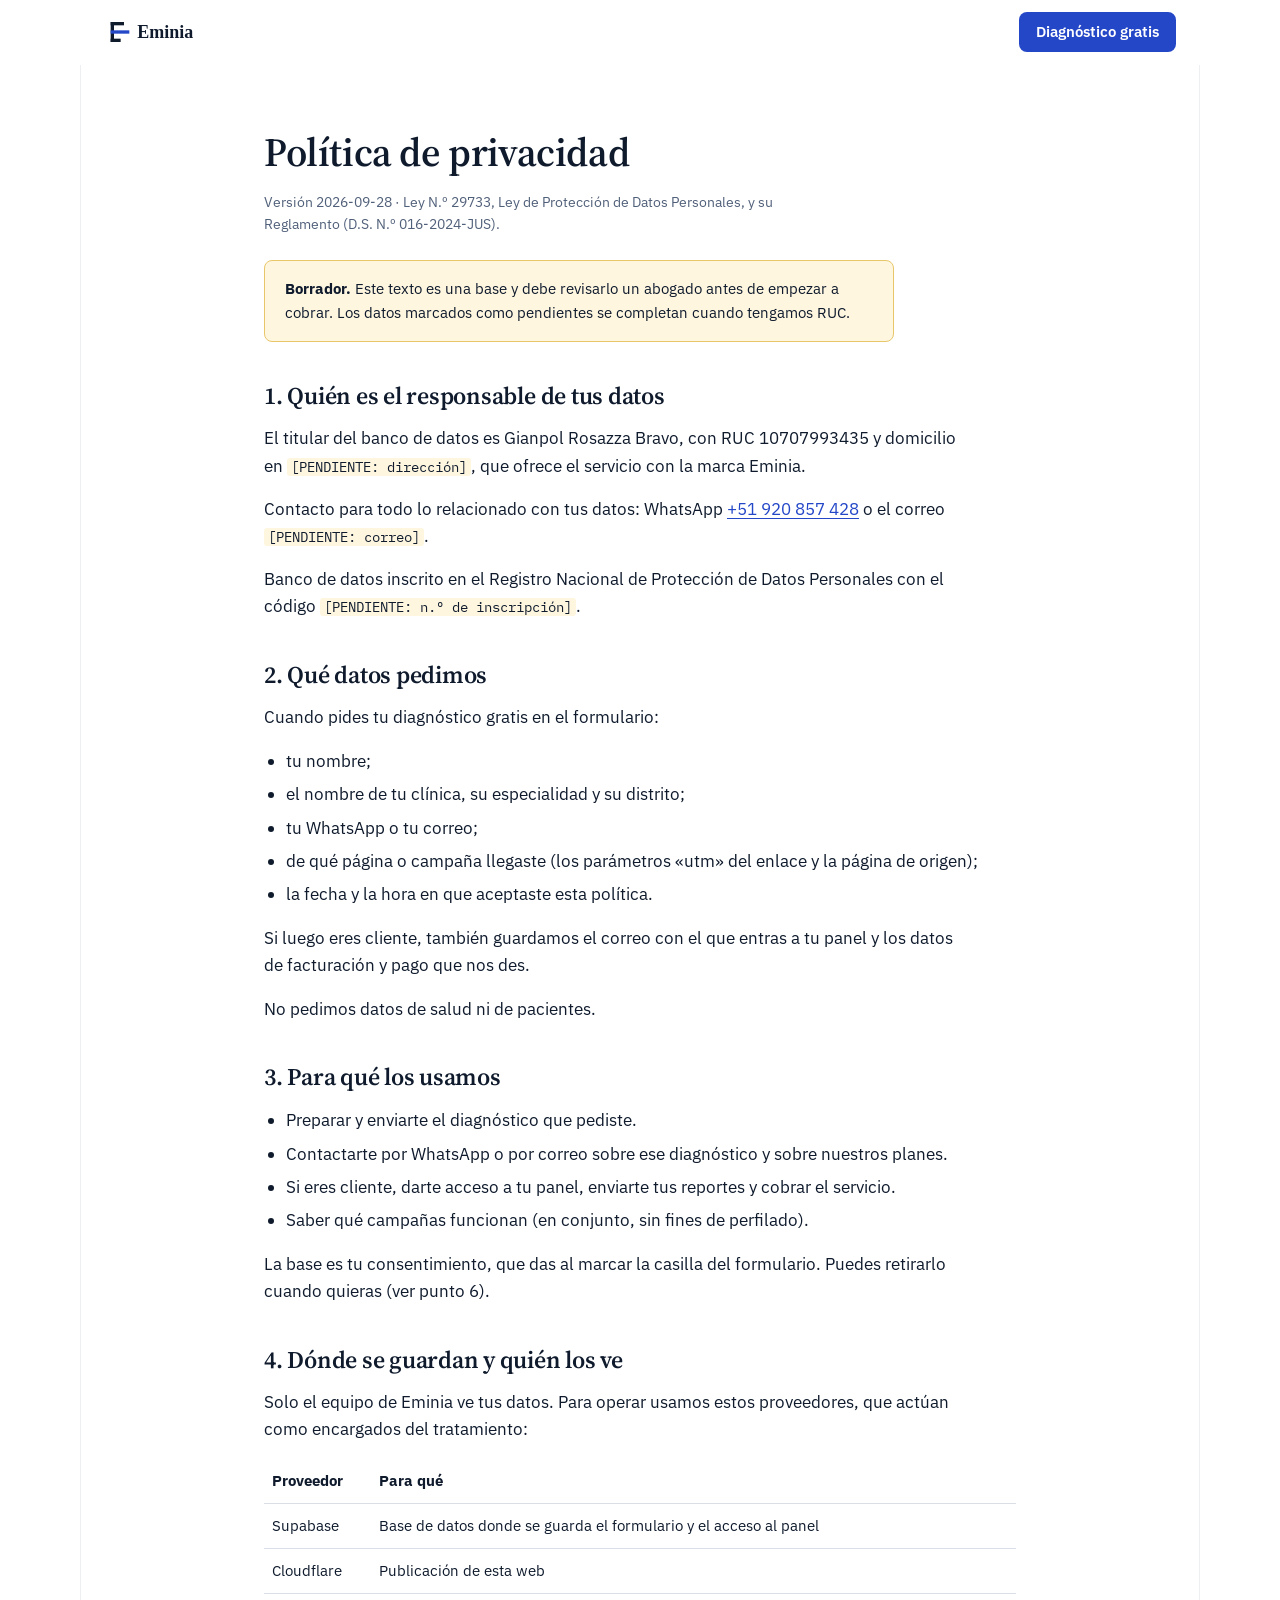
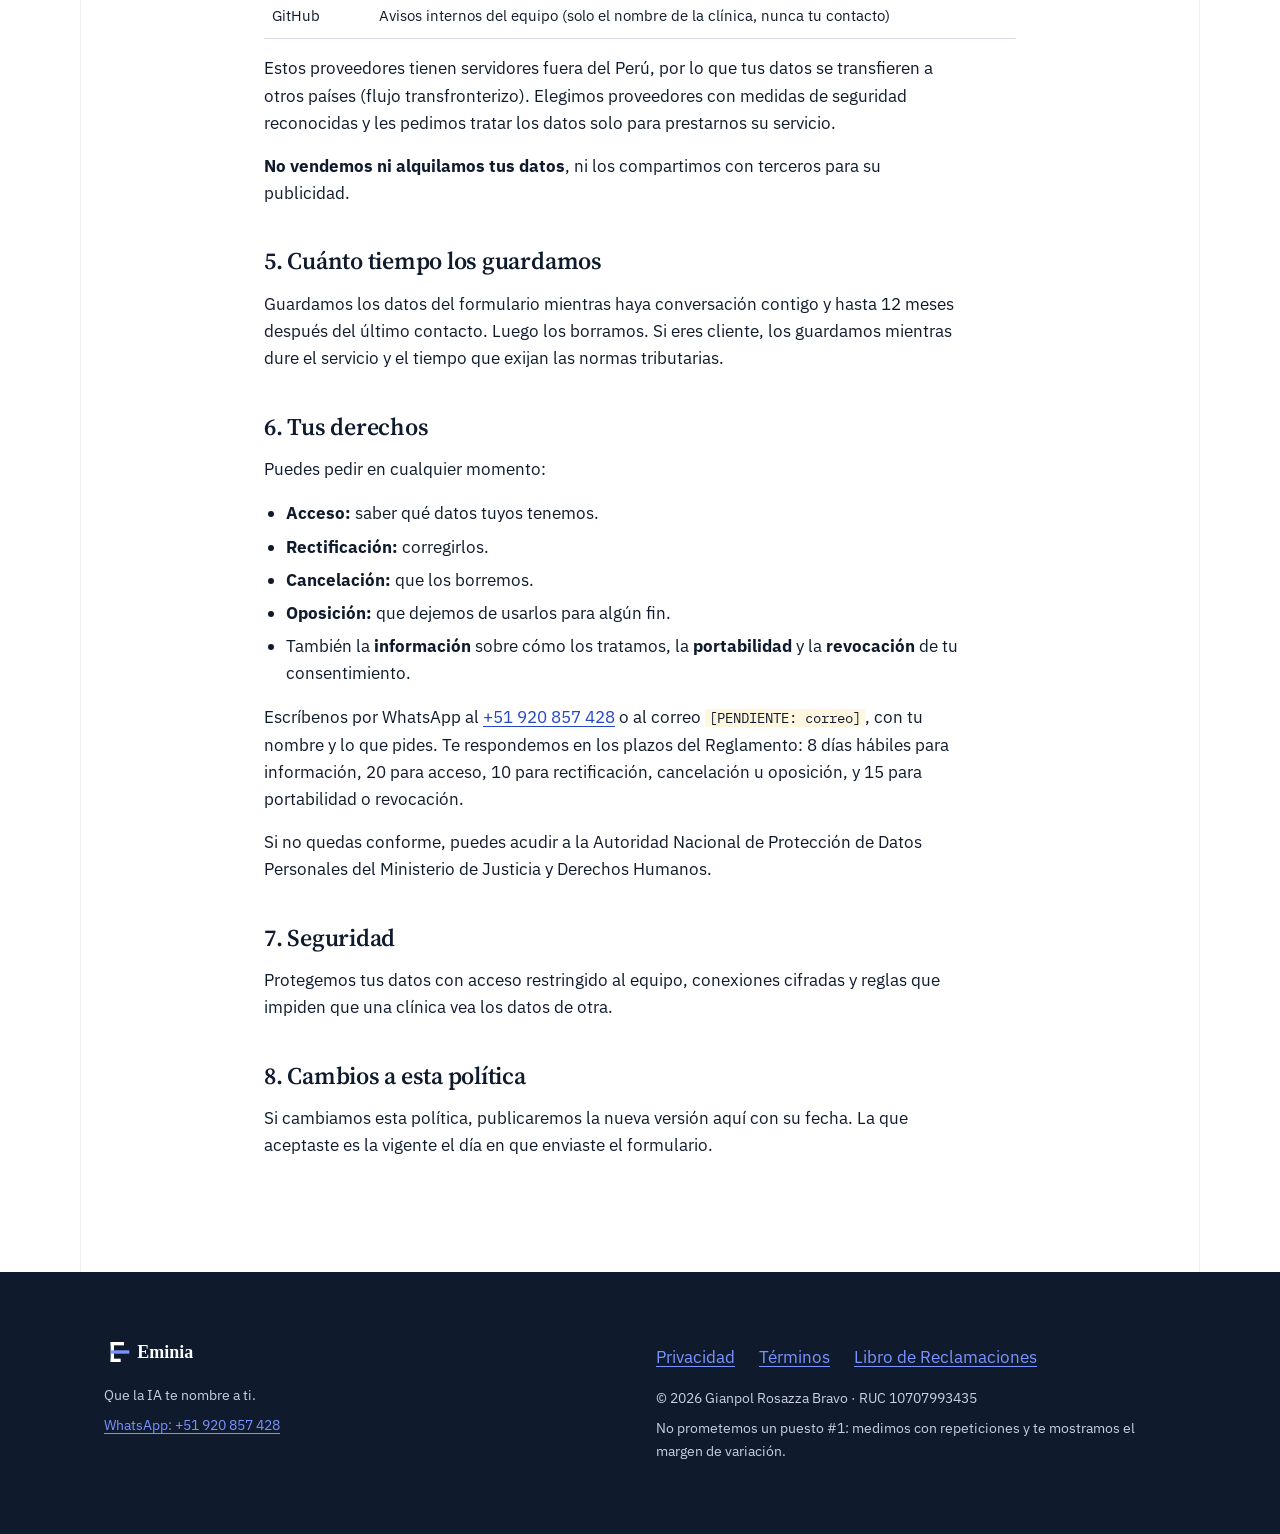
<file: web/privacidad.html>
<!doctype html>
<html lang="es-PE">
<head>
  <meta charset="utf-8">
  <meta name="viewport" content="width=device-width, initial-scale=1">
  <title>Política de privacidad · Eminia</title>
  <meta name="robots" content="noindex">
  <link rel="icon" type="image/svg+xml" href="marca/simbolo.svg">
  <link rel="stylesheet" href="landing.css">
</head>
<body>
  <header class="encabezado">
    <div class="envoltura">
      <a class="logo" href="./" aria-label="Eminia, ir al inicio"><img src="marca/logo.svg" alt="Eminia" width="160" height="32"></a>
      <nav aria-label="Principal"><a class="boton principal" href="./#pedir">Diagnóstico gratis</a></nav>
    </div>
  </header>

  <main class="legal">
    <div class="envoltura">
      <h1>Política de privacidad</h1>
      <p class="nota">Versión 2026-09-28 · Ley N.º 29733, Ley de Protección de Datos Personales, y su Reglamento (D.S. N.º 016-2024-JUS).</p>
      <p class="borrador"><strong>Borrador.</strong> Este texto es una base y debe revisarlo un abogado antes de empezar a cobrar. Los datos marcados como pendientes se completan cuando tengamos RUC.</p>

      <h2>1. Quién es el responsable de tus datos</h2>
      <p>El titular del banco de datos es Gianpol Rosazza Bravo, con RUC 10707993435 y domicilio en <span class="pendiente">[PENDIENTE: dirección]</span>, que ofrece el servicio con la marca Eminia.</p>
      <p>Contacto para todo lo relacionado con tus datos: WhatsApp <a href="https://wa.me/51920857428">+51 920 857 428</a> o el correo <span class="pendiente">[PENDIENTE: correo]</span>.</p>
      <p>Banco de datos inscrito en el Registro Nacional de Protección de Datos Personales con el código <span class="pendiente">[PENDIENTE: n.º de inscripción]</span>.</p>

      <h2>2. Qué datos pedimos</h2>
      <p>Cuando pides tu diagnóstico gratis en el formulario:</p>
      <ul>
        <li>tu nombre;</li>
        <li>el nombre de tu clínica, su especialidad y su distrito;</li>
        <li>tu WhatsApp o tu correo;</li>
        <li>de qué página o campaña llegaste (los parámetros «utm» del enlace y la página de origen);</li>
        <li>la fecha y la hora en que aceptaste esta política.</li>
      </ul>
      <p>Si luego eres cliente, también guardamos el correo con el que entras a tu panel y los datos de facturación y pago que nos des.</p>
      <p>No pedimos datos de salud ni de pacientes.</p>

      <h2>3. Para qué los usamos</h2>
      <ul>
        <li>Preparar y enviarte el diagnóstico que pediste.</li>
        <li>Contactarte por WhatsApp o por correo sobre ese diagnóstico y sobre nuestros planes.</li>
        <li>Si eres cliente, darte acceso a tu panel, enviarte tus reportes y cobrar el servicio.</li>
        <li>Saber qué campañas funcionan (en conjunto, sin fines de perfilado).</li>
      </ul>
      <p>La base es tu consentimiento, que das al marcar la casilla del formulario. Puedes retirarlo cuando quieras (ver punto 6).</p>

      <h2>4. Dónde se guardan y quién los ve</h2>
      <p>Solo el equipo de Eminia ve tus datos. Para operar usamos estos proveedores, que actúan como encargados del tratamiento:</p>
      <table>
        <thead><tr><th>Proveedor</th><th>Para qué</th></tr></thead>
        <tbody>
          <tr><td>Supabase</td><td>Base de datos donde se guarda el formulario y el acceso al panel</td></tr>
          <tr><td>Cloudflare</td><td>Publicación de esta web</td></tr>
          <tr><td>GitHub</td><td>Avisos internos del equipo (solo el nombre de la clínica, nunca tu contacto)</td></tr>
        </tbody>
      </table>
      <p>Estos proveedores tienen servidores fuera del Perú, por lo que tus datos se transfieren a otros países (flujo transfronterizo). Elegimos proveedores con medidas de seguridad reconocidas y les pedimos tratar los datos solo para prestarnos su servicio.</p>
      <p><strong>No vendemos ni alquilamos tus datos</strong>, ni los compartimos con terceros para su publicidad.</p>

      <h2>5. Cuánto tiempo los guardamos</h2>
      <p>Guardamos los datos del formulario mientras haya conversación contigo y hasta 12 meses después del último contacto. Luego los borramos. Si eres cliente, los guardamos mientras dure el servicio y el tiempo que exijan las normas tributarias.</p>

      <h2>6. Tus derechos</h2>
      <p>Puedes pedir en cualquier momento:</p>
      <ul>
        <li><strong>Acceso:</strong> saber qué datos tuyos tenemos.</li>
        <li><strong>Rectificación:</strong> corregirlos.</li>
        <li><strong>Cancelación:</strong> que los borremos.</li>
        <li><strong>Oposición:</strong> que dejemos de usarlos para algún fin.</li>
        <li>También la <strong>información</strong> sobre cómo los tratamos, la <strong>portabilidad</strong> y la <strong>revocación</strong> de tu consentimiento.</li>
      </ul>
      <p>Escríbenos por WhatsApp al <a href="https://wa.me/51920857428">+51 920 857 428</a> o al correo <span class="pendiente">[PENDIENTE: correo]</span>, con tu nombre y lo que pides. Te respondemos en los plazos del Reglamento: 8 días hábiles para información, 20 para acceso, 10 para rectificación, cancelación u oposición, y 15 para portabilidad o revocación.</p>
      <p>Si no quedas conforme, puedes acudir a la Autoridad Nacional de Protección de Datos Personales del Ministerio de Justicia y Derechos Humanos.</p>

      <h2>7. Seguridad</h2>
      <p>Protegemos tus datos con acceso restringido al equipo, conexiones cifradas y reglas que impiden que una clínica vea los datos de otra.</p>

      <h2>8. Cambios a esta política</h2>
      <p>Si cambiamos esta política, publicaremos la nueva versión aquí con su fecha. La que aceptaste es la vigente el día en que enviaste el formulario.</p>
    </div>
  </main>

  <footer class="pie">
    <div class="envoltura">
      <div>
        <img src="marca/logo-claro.svg" alt="Eminia" width="160" height="32">
        <p>Que la IA te nombre a ti.</p>
        <p><a href="https://wa.me/51920857428" rel="noopener" target="_blank">WhatsApp: +51 920 857 428</a></p>
      </div>
      <div>
        <nav aria-label="Legal"><a href="privacidad.html">Privacidad</a><a href="terminos.html">Términos</a><a href="reclamaciones.html">Libro de Reclamaciones</a></nav>
        <p>© 2026 Gianpol Rosazza Bravo · RUC 10707993435</p>
        <p>No prometemos un puesto #1: medimos con repeticiones y te mostramos el margen de variación.</p>
      </div>
    </div>
  </footer>
</body>
</html>
</file>
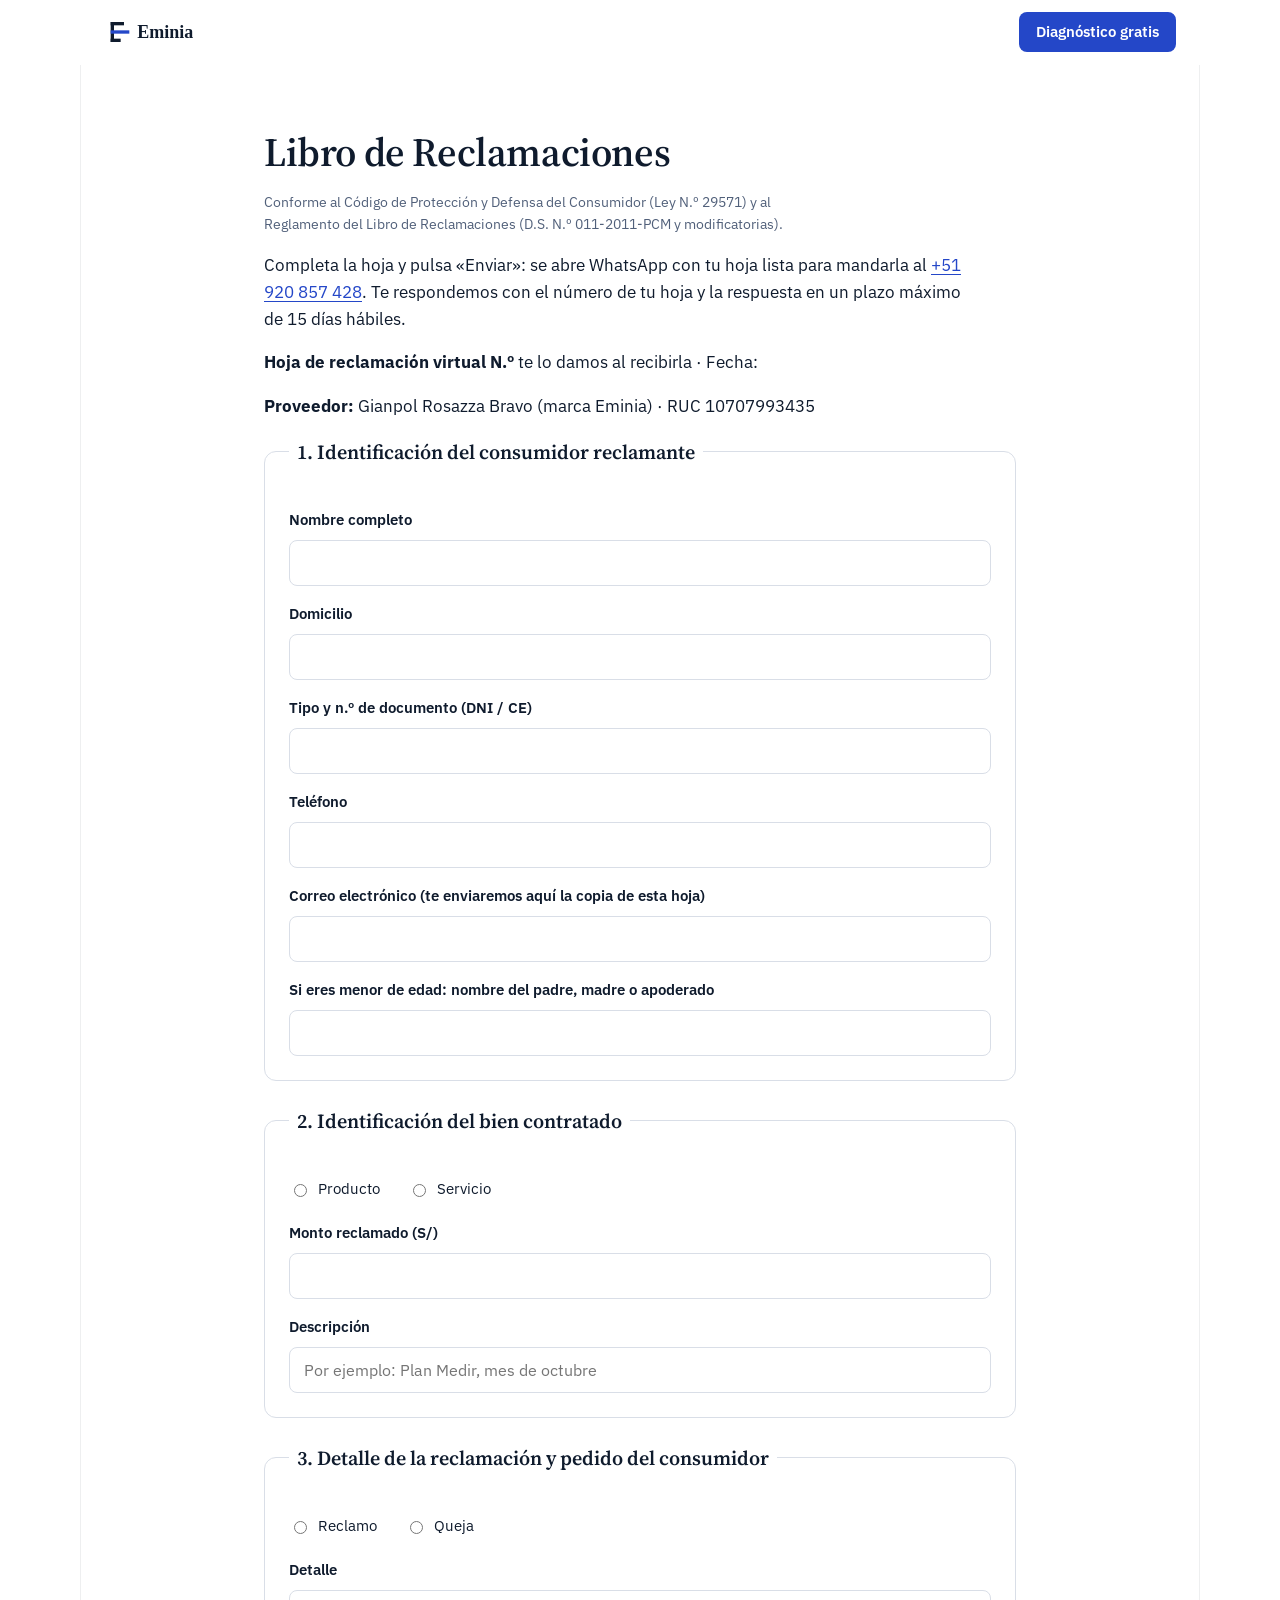
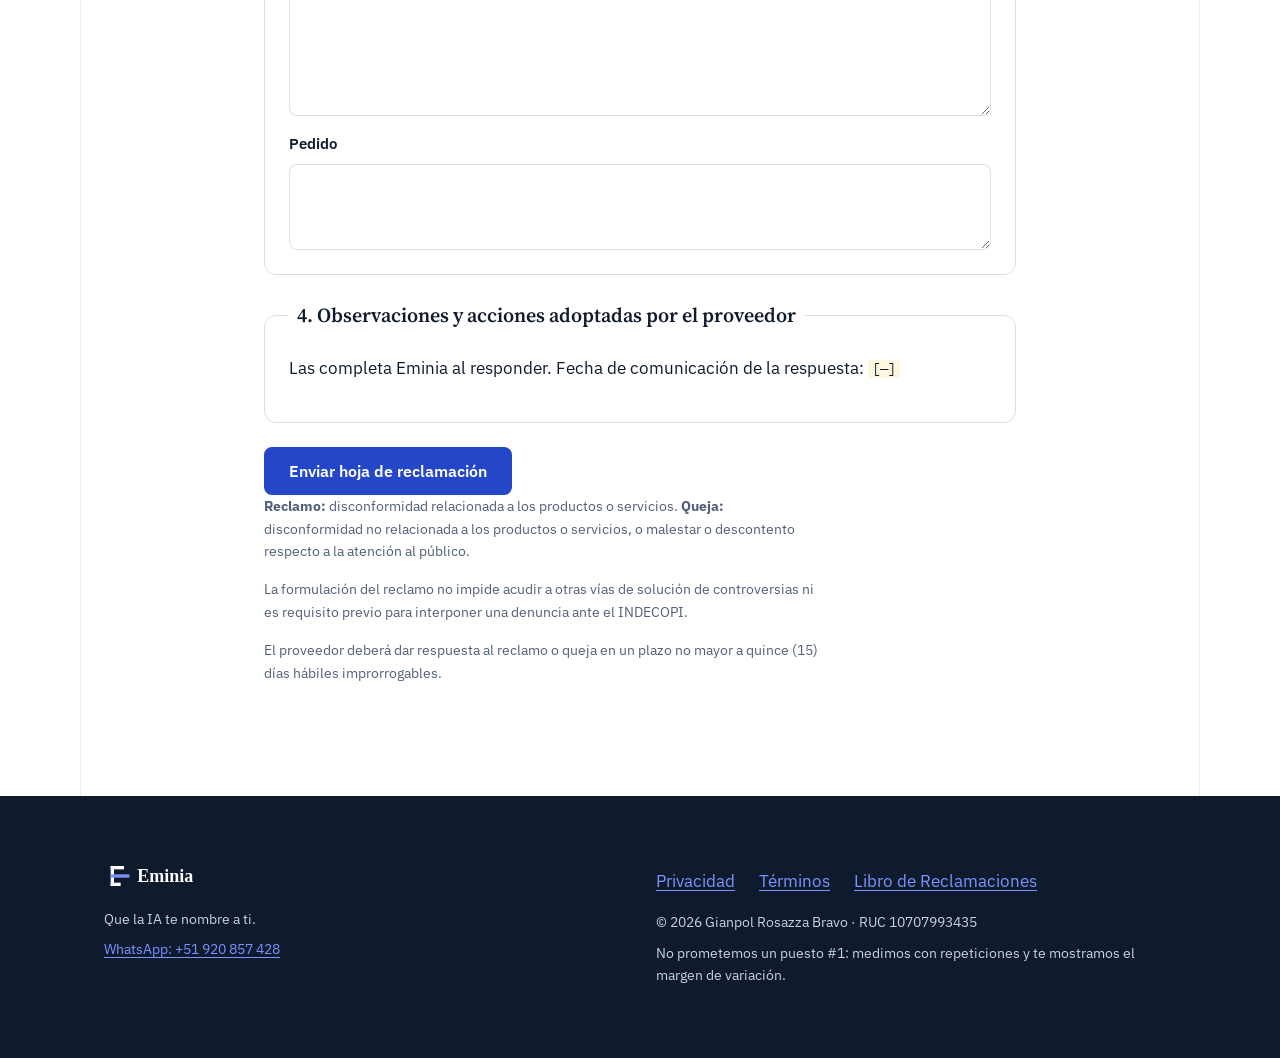
<file: web/reclamaciones.html>
<!doctype html>
<html lang="es-PE">
<head>
  <meta charset="utf-8">
  <meta name="viewport" content="width=device-width, initial-scale=1">
  <title>Libro de Reclamaciones · Eminia</title>
  <meta name="robots" content="noindex">
  <link rel="icon" type="image/svg+xml" href="marca/simbolo.svg">
  <link rel="stylesheet" href="landing.css">
</head>
<body>
  <!-- Virtual complaints book (C9b-D4). Back in web/ with the RUC (28/09). No database table
       yet: the sheet is sent by WhatsApp and the consumer keeps a copy on screen. The provider's
       address is left out on the Director's decision (pending legal review). -->
  <header class="encabezado">
    <div class="envoltura">
      <a class="logo" href="./" aria-label="Eminia, ir al inicio"><img src="marca/logo.svg" alt="Eminia" width="160" height="32"></a>
      <nav aria-label="Principal"><a class="boton principal" href="./#pedir">Diagnóstico gratis</a></nav>
    </div>
  </header>

  <main class="legal">
    <div class="envoltura">
      <h1>Libro de Reclamaciones</h1>
      <p class="nota">Conforme al Código de Protección y Defensa del Consumidor (Ley N.º 29571) y al Reglamento del Libro de Reclamaciones (D.S. N.º 011-2011-PCM y modificatorias).</p>
      <p>Completa la hoja y pulsa «Enviar»: se abre WhatsApp con tu hoja lista para mandarla al <a href="https://wa.me/51920857428">+51 920 857 428</a>. Te respondemos con el número de tu hoja y la respuesta en un plazo máximo de 15 días hábiles.</p>

      <form class="hoja-reclamo" id="hoja" aria-describedby="nota-reclamo">
        <p><strong>Hoja de reclamación virtual N.º</strong> te lo damos al recibirla · Fecha: <span id="fecha-hoja"></span></p>
        <p><strong>Proveedor:</strong> Gianpol Rosazza Bravo (marca Eminia) · RUC 10707993435</p>

        <fieldset>
          <legend>1. Identificación del consumidor reclamante</legend>
          <label>Nombre completo <input name="nombre" autocomplete="name" required></label>
          <label>Domicilio <input name="domicilio" autocomplete="street-address" required></label>
          <label>Tipo y n.º de documento (DNI / CE) <input name="documento" required></label>
          <label>Teléfono <input name="telefono" autocomplete="tel"></label>
          <label>Correo electrónico (te enviaremos aquí la copia de esta hoja) <input name="correo" type="email" autocomplete="email" required></label>
          <label>Si eres menor de edad: nombre del padre, madre o apoderado <input name="apoderado"></label>
        </fieldset>

        <fieldset>
          <legend>2. Identificación del bien contratado</legend>
          <div class="opciones">
            <label><input type="radio" name="tipo_bien" value="producto" required> Producto</label>
            <label><input type="radio" name="tipo_bien" value="servicio" required> Servicio</label>
          </div>
          <label>Monto reclamado (S/) <input name="monto" inputmode="decimal"></label>
          <label>Descripción <input name="descripcion_bien" placeholder="Por ejemplo: Plan Medir, mes de octubre" required></label>
        </fieldset>

        <fieldset>
          <legend>3. Detalle de la reclamación y pedido del consumidor</legend>
          <div class="opciones">
            <label><input type="radio" name="tipo" value="reclamo" required> Reclamo</label>
            <label><input type="radio" name="tipo" value="queja" required> Queja</label>
          </div>
          <label>Detalle <textarea name="detalle" rows="5" required></textarea></label>
          <label>Pedido <textarea name="pedido" rows="3" required></textarea></label>
        </fieldset>

        <fieldset>
          <legend>4. Observaciones y acciones adoptadas por el proveedor</legend>
          <p>Las completa Eminia al responder. Fecha de comunicación de la respuesta: <span class="pendiente">[—]</span></p>
        </fieldset>

        <button type="submit" class="boton principal">Enviar hoja de reclamación</button>
        <p id="copia" class="nota" hidden>Se abrió WhatsApp con tu hoja. Guarda esta página o una captura como copia.</p>

        <div id="nota-reclamo" class="nota">
          <p><strong>Reclamo:</strong> disconformidad relacionada a los productos o servicios. <strong>Queja:</strong> disconformidad no relacionada a los productos o servicios, o malestar o descontento respecto a la atención al público.</p>
          <p>La formulación del reclamo no impide acudir a otras vías de solución de controversias ni es requisito previo para interponer una denuncia ante el INDECOPI.</p>
          <p>El proveedor deberá dar respuesta al reclamo o queja en un plazo no mayor a quince (15) días hábiles improrrogables.</p>
        </div>
      </form>
    </div>
  </main>

  <script>
    (() => {
      const form = document.getElementById("hoja");
      const hoy = new Date().toLocaleDateString("es-PE");
      document.getElementById("fecha-hoja").textContent = hoy;
      const etiquetas = {
        nombre: "Nombre", domicilio: "Domicilio", documento: "Documento", telefono: "Teléfono",
        correo: "Correo", apoderado: "Padre, madre o apoderado", tipo_bien: "Bien contratado",
        monto: "Monto reclamado (S/)", descripcion_bien: "Descripción", tipo: "Tipo",
        detalle: "Detalle", pedido: "Pedido",
      };
      form.addEventListener("submit", (e) => {
        e.preventDefault();
        if (!form.reportValidity()) return;
        const datos = new FormData(form);
        const lineas = [`HOJA DE RECLAMACIÓN VIRTUAL · Eminia · RUC 10707993435`, `Fecha: ${hoy}`];
        for (const [clave, texto] of Object.entries(etiquetas)) {
          const valor = (datos.get(clave) || "").toString().trim();
          if (valor) lineas.push(`${texto}: ${valor}`);
        }
        window.open(`https://wa.me/51920857428?text=${encodeURIComponent(lineas.join("
"))}`, "_blank", "noopener");
        document.getElementById("copia").hidden = false;
      });
    })();
  </script>

  <footer class="pie">
    <div class="envoltura">
      <div>
        <img src="marca/logo-claro.svg" alt="Eminia" width="160" height="32">
        <p>Que la IA te nombre a ti.</p>
        <p><a href="https://wa.me/51920857428" rel="noopener" target="_blank">WhatsApp: +51 920 857 428</a></p>
      </div>
      <div>
        <nav aria-label="Legal"><a href="privacidad.html">Privacidad</a><a href="terminos.html">Términos</a><a href="reclamaciones.html">Libro de Reclamaciones</a></nav>
        <p>© 2026 Gianpol Rosazza Bravo · RUC 10707993435</p>
        <p>No prometemos un puesto #1: medimos con repeticiones y te mostramos el margen de variación.</p>
      </div>
    </div>
  </footer>
</body>
</html>
</file>
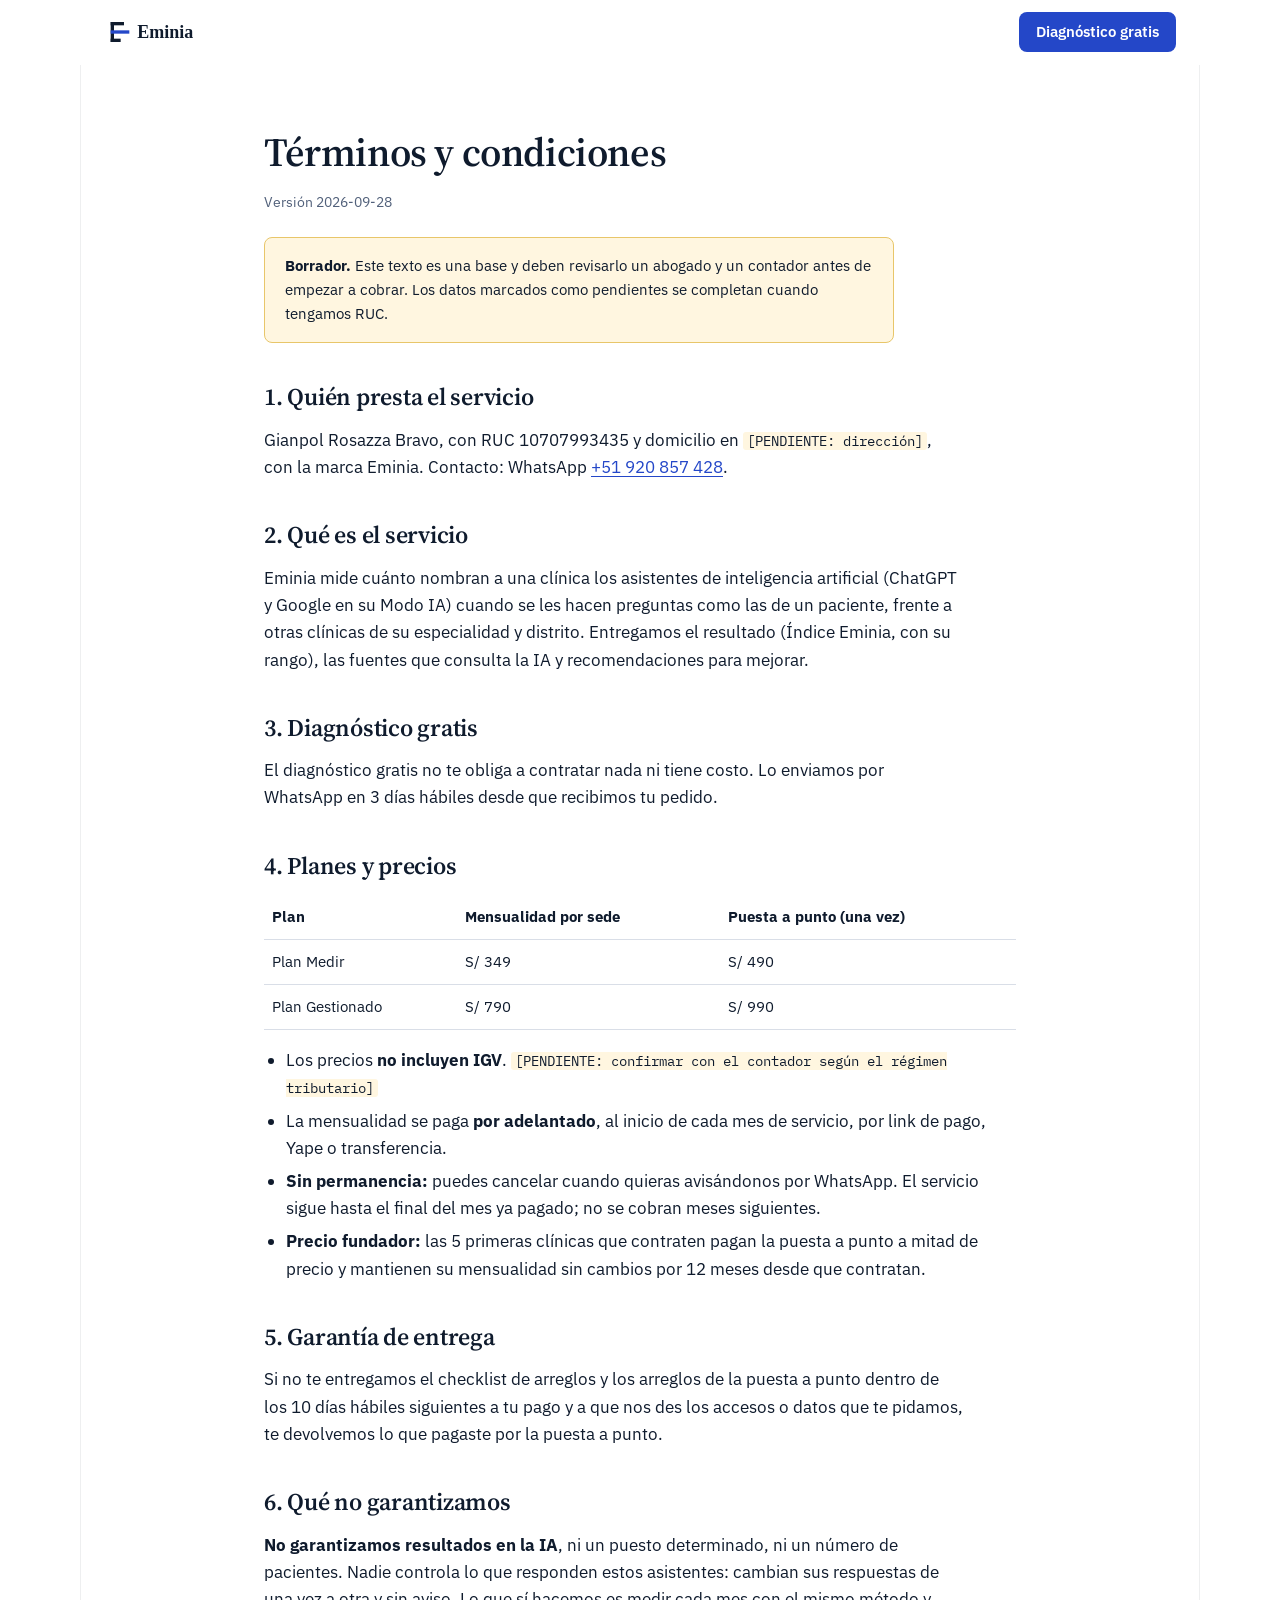
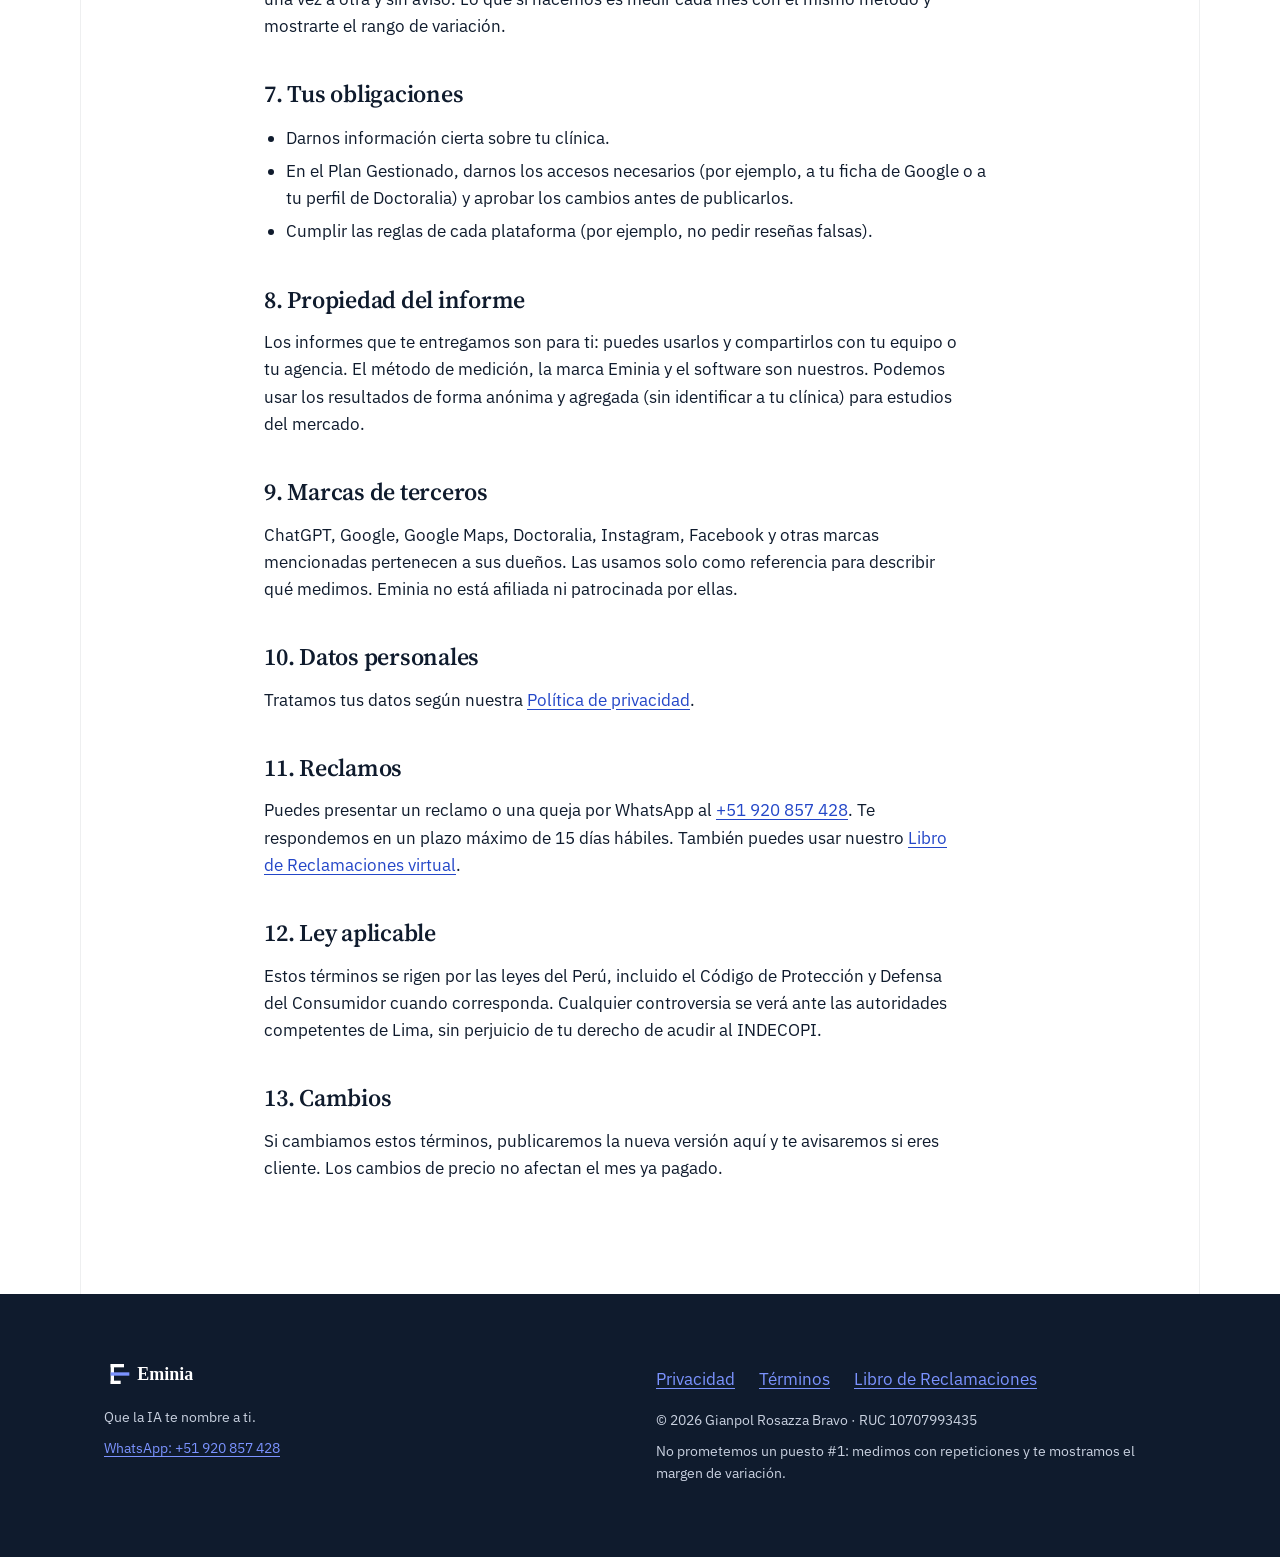
<file: web/terminos.html>
<!doctype html>
<html lang="es-PE">
<head>
  <meta charset="utf-8">
  <meta name="viewport" content="width=device-width, initial-scale=1">
  <title>Términos y condiciones · Eminia</title>
  <meta name="robots" content="noindex">
  <link rel="icon" type="image/svg+xml" href="marca/simbolo.svg">
  <link rel="stylesheet" href="landing.css">
</head>
<body>
  <header class="encabezado">
    <div class="envoltura">
      <a class="logo" href="./" aria-label="Eminia, ir al inicio"><img src="marca/logo.svg" alt="Eminia" width="160" height="32"></a>
      <nav aria-label="Principal"><a class="boton principal" href="./#pedir">Diagnóstico gratis</a></nav>
    </div>
  </header>

  <main class="legal">
    <div class="envoltura">
      <h1>Términos y condiciones</h1>
      <p class="nota">Versión 2026-09-28</p>
      <p class="borrador"><strong>Borrador.</strong> Este texto es una base y deben revisarlo un abogado y un contador antes de empezar a cobrar. Los datos marcados como pendientes se completan cuando tengamos RUC.</p>

      <h2>1. Quién presta el servicio</h2>
      <p>Gianpol Rosazza Bravo, con RUC 10707993435 y domicilio en <span class="pendiente">[PENDIENTE: dirección]</span>, con la marca Eminia. Contacto: WhatsApp <a href="https://wa.me/51920857428">+51 920 857 428</a>.</p>

      <h2>2. Qué es el servicio</h2>
      <p>Eminia mide cuánto nombran a una clínica los asistentes de inteligencia artificial (ChatGPT y Google en su Modo IA) cuando se les hacen preguntas como las de un paciente, frente a otras clínicas de su especialidad y distrito. Entregamos el resultado (Índice Eminia, con su rango), las fuentes que consulta la IA y recomendaciones para mejorar.</p>

      <h2>3. Diagnóstico gratis</h2>
      <p>El diagnóstico gratis no te obliga a contratar nada ni tiene costo. Lo enviamos por WhatsApp en 3 días hábiles desde que recibimos tu pedido.</p>

      <h2>4. Planes y precios</h2>
      <table>
        <thead><tr><th>Plan</th><th>Mensualidad por sede</th><th>Puesta a punto (una vez)</th></tr></thead>
        <tbody>
          <tr><td>Plan Medir</td><td>S/ 349</td><td>S/ 490</td></tr>
          <tr><td>Plan Gestionado</td><td>S/ 790</td><td>S/ 990</td></tr>
        </tbody>
      </table>
      <ul>
        <li>Los precios <strong>no incluyen IGV</strong>. <span class="pendiente">[PENDIENTE: confirmar con el contador según el régimen tributario]</span></li>
        <li>La mensualidad se paga <strong>por adelantado</strong>, al inicio de cada mes de servicio, por link de pago, Yape o transferencia.</li>
        <li><strong>Sin permanencia:</strong> puedes cancelar cuando quieras avisándonos por WhatsApp. El servicio sigue hasta el final del mes ya pagado; no se cobran meses siguientes.</li>
        <li><strong>Precio fundador:</strong> las 5 primeras clínicas que contraten pagan la puesta a punto a mitad de precio y mantienen su mensualidad sin cambios por 12 meses desde que contratan.</li>
      </ul>

      <h2>5. Garantía de entrega</h2>
      <p>Si no te entregamos el checklist de arreglos y los arreglos de la puesta a punto dentro de los 10 días hábiles siguientes a tu pago y a que nos des los accesos o datos que te pidamos, te devolvemos lo que pagaste por la puesta a punto.</p>

      <h2>6. Qué no garantizamos</h2>
      <p><strong>No garantizamos resultados en la IA</strong>, ni un puesto determinado, ni un número de pacientes. Nadie controla lo que responden estos asistentes: cambian sus respuestas de una vez a otra y sin aviso. Lo que sí hacemos es medir cada mes con el mismo método y mostrarte el rango de variación.</p>

      <h2>7. Tus obligaciones</h2>
      <ul>
        <li>Darnos información cierta sobre tu clínica.</li>
        <li>En el Plan Gestionado, darnos los accesos necesarios (por ejemplo, a tu ficha de Google o a tu perfil de Doctoralia) y aprobar los cambios antes de publicarlos.</li>
        <li>Cumplir las reglas de cada plataforma (por ejemplo, no pedir reseñas falsas).</li>
      </ul>

      <h2>8. Propiedad del informe</h2>
      <p>Los informes que te entregamos son para ti: puedes usarlos y compartirlos con tu equipo o tu agencia. El método de medición, la marca Eminia y el software son nuestros. Podemos usar los resultados de forma anónima y agregada (sin identificar a tu clínica) para estudios del mercado.</p>

      <h2>9. Marcas de terceros</h2>
      <p>ChatGPT, Google, Google Maps, Doctoralia, Instagram, Facebook y otras marcas mencionadas pertenecen a sus dueños. Las usamos solo como referencia para describir qué medimos. Eminia no está afiliada ni patrocinada por ellas.</p>

      <h2>10. Datos personales</h2>
      <p>Tratamos tus datos según nuestra <a href="privacidad.html">Política de privacidad</a>.</p>

      <h2>11. Reclamos</h2>
      <p>Puedes presentar un reclamo o una queja por WhatsApp al <a href="https://wa.me/51920857428">+51 920 857 428</a>. Te respondemos en un plazo máximo de 15 días hábiles. También puedes usar nuestro <a href="reclamaciones.html">Libro de Reclamaciones virtual</a>.</p>

      <h2>12. Ley aplicable</h2>
      <p>Estos términos se rigen por las leyes del Perú, incluido el Código de Protección y Defensa del Consumidor cuando corresponda. Cualquier controversia se verá ante las autoridades competentes de Lima, sin perjuicio de tu derecho de acudir al INDECOPI.</p>

      <h2>13. Cambios</h2>
      <p>Si cambiamos estos términos, publicaremos la nueva versión aquí y te avisaremos si eres cliente. Los cambios de precio no afectan el mes ya pagado.</p>
    </div>
  </main>

  <footer class="pie">
    <div class="envoltura">
      <div>
        <img src="marca/logo-claro.svg" alt="Eminia" width="160" height="32">
        <p>Que la IA te nombre a ti.</p>
        <p><a href="https://wa.me/51920857428" rel="noopener" target="_blank">WhatsApp: +51 920 857 428</a></p>
      </div>
      <div>
        <nav aria-label="Legal"><a href="privacidad.html">Privacidad</a><a href="terminos.html">Términos</a><a href="reclamaciones.html">Libro de Reclamaciones</a></nav>
        <p>© 2026 Gianpol Rosazza Bravo · RUC 10707993435</p>
        <p>No prometemos un puesto #1: medimos con repeticiones y te mostramos el margen de variación.</p>
      </div>
    </div>
  </footer>
</body>
</html>
</file>
<file: web/landing.css>
/* Eminia landing. Own CSS, no framework: tokens and rules from docs/marca/DESIGN.md. */
@import url("https://fonts.googleapis.com/css2?family=IBM+Plex+Mono:wght@500&family=IBM+Plex+Sans:wght@400;600&family=Source+Serif+4:wght@600&display=swap");

:root {
  --tinta: #0F1B2D;
  --pizarra: #51607A;
  --cobalto: #2447C8;
  --cobalto-oscuro: #1B369C;
  --cobalto-claro: #7B93FF;
  --niebla: #F4F6F9;
  --blanco: #FFFFFF;
  --linea: #D9DEE7;
  --claro-2: #C9D1E0;

  --serif: "Source Serif 4", Georgia, "Times New Roman", serif;
  --sans: "IBM Plex Sans", "Segoe UI", system-ui, Arial, sans-serif;
  --mono: "IBM Plex Mono", Consolas, "Courier New", monospace;

  --ancho: 1120px;
  --lateral: 24px;
  --seccion: 112px;
  --radio: 8px;
  --radio-tarjeta: 12px;
  --sombra-1: 0 8px 24px rgba(15, 27, 45, 0.08);
  --sombra-2: 0 16px 40px rgba(15, 27, 45, 0.14);
  --alto-encabezado: 64px;
  --mov: 250ms cubic-bezier(0.4, 0, 0.2, 1);  /* one rhythm for every hover and press */
}

*, *::before, *::after { box-sizing: border-box; }
html { scroll-behavior: smooth; scroll-padding-top: calc(var(--alto-encabezado) + 16px); }
body {
  margin: 0;
  font-family: var(--sans);
  font-size: 17px;
  line-height: 1.6;
  color: var(--tinta);
  background: var(--blanco);
  -webkit-font-smoothing: antialiased;
}
img { max-width: 100%; height: auto; display: block; }
a { color: var(--cobalto); text-underline-offset: 3px; }
a:hover { color: var(--cobalto-oscuro); }
:focus-visible { outline: 3px solid var(--cobalto-claro); outline-offset: 2px; border-radius: 4px; }
h1, h2, h3 { font-family: var(--serif); font-weight: 600; line-height: 1.15; margin: 0 0 16px; letter-spacing: -0.01em; }
h1 { font-size: 48px; }
h2 { font-size: 36px; }
h3 { font-size: 22px; }
p { margin: 0 0 16px; max-width: 65ch; }
.envoltura { max-width: var(--ancho); margin: 0 auto; padding: 0 var(--lateral); }
.seccion { padding: var(--seccion) 0; }
.seccion.niebla { background: var(--niebla); }
.seccion.tinta { background: var(--tinta); color: var(--blanco); }
.seccion.tinta a { color: var(--cobalto-claro); }
.intro { font-size: 20px; color: var(--pizarra); }
.nota { font-size: 14px; color: var(--pizarra); }
.etiqueta { font-family: var(--mono); font-weight: 500; font-size: 13px; color: var(--pizarra); }

/* Buttons: one primary per section; the rest outlined. */
.boton {
  display: inline-flex; align-items: center; justify-content: center;
  min-height: 48px; padding: 12px 24px; border-radius: var(--radio);
  font: 600 16px/1.2 var(--sans); text-decoration: none; cursor: pointer;
  border: 1.5px solid transparent;
  transition: background-color var(--mov), color var(--mov), transform var(--mov), box-shadow var(--mov), border-color var(--mov);
}
.boton:active { transform: translateY(0) scale(0.98); box-shadow: none; }
.boton.principal { background: var(--cobalto); color: var(--blanco); }
.boton.principal:hover { background: var(--cobalto-oscuro); color: var(--blanco); transform: translateY(-2px); box-shadow: 0 6px 16px rgba(36, 71, 200, 0.28); }
.boton.principal:active { background: var(--cobalto-oscuro); }
.boton.secundario { background: transparent; color: var(--tinta); border-color: var(--pizarra); }
.boton.secundario:hover { background: var(--niebla); color: var(--tinta); border-color: var(--tinta); }

/* Header */
.encabezado {
  position: sticky; top: 0; z-index: 10; background: var(--blanco);
  border-bottom: 1px solid transparent; transition: box-shadow var(--mov), border-color var(--mov);
}
.encabezado.con-sombra { border-bottom-color: var(--linea); box-shadow: 0 2px 12px rgba(15, 27, 45, 0.06); }
.encabezado .envoltura { display: flex; align-items: center; justify-content: space-between; height: var(--alto-encabezado); gap: 24px; }
.encabezado .logo img { height: 32px; width: auto; }
.encabezado nav { display: flex; align-items: center; gap: 32px; }
.encabezado nav a:not(.boton) { color: var(--tinta); text-decoration: none; font-size: 16px; }
.encabezado nav a:not(.boton):hover { color: var(--cobalto); }
.encabezado .boton { min-height: 40px; padding: 8px 16px; font-size: 15px; }

/* Hero */
.portada { padding: 96px 0 var(--seccion); }
.portada .envoltura { display: grid; grid-template-columns: 1.05fr 1fr; gap: 64px; align-items: center; }
.portada h1 { max-width: 14em; }
.portada .acciones { display: flex; flex-wrap: wrap; align-items: center; gap: 16px; margin-top: 32px; }
.portada .acciones .nota { margin: 0; }

.oferta { margin: 24px 0 0; padding: 12px 16px; background: var(--niebla); border-left: 4px solid var(--tinta); border-radius: 4px; max-width: 34em; }
.portada .acciones + .nota { margin-top: 12px; }
.boton.whatsapp { gap: 8px; }
.garantias { display: flex; flex-wrap: wrap; justify-content: center; gap: 8px 24px; margin: 16px auto 0; font-size: 15px; font-weight: 600; color: var(--tinta); }
.garantias span::before { content: "✓"; color: var(--cobalto); margin-right: 6px; }
.enviar-fila { display: flex; flex-wrap: wrap; align-items: center; gap: 12px 20px; margin-top: 8px; }
.enviar-fila .boton { margin-top: 0; }
.o-whatsapp { font-size: 15px; color: var(--pizarra); }
#resultado a { font-weight: 600; }
.chat {
  background: var(--blanco); border: 1px solid var(--linea); border-radius: var(--radio-tarjeta);
  box-shadow: var(--sombra-1); padding: 24px;
}
.chat .etiqueta { display: block; margin-bottom: 16px; }
.burbuja { border-radius: var(--radio-tarjeta); padding: 12px 16px; margin: 0 0 12px; max-width: none; }
.burbuja.paciente { background: var(--niebla); margin-left: 15%; }
.burbuja.ia { border: 1px solid var(--linea); margin-right: 6%; }
.burbuja.ia ol { margin: 8px 0 0; padding-left: 20px; }
.burbuja.ia li { margin: 4px 0; }
.ausente { margin: 16px 0 0; font-weight: 600; color: var(--cobalto); }

/* Data (the one dark section) */
.datos-titulo { max-width: 20em; }
.datos { display: grid; grid-template-columns: repeat(3, 1fr); gap: 48px 40px; margin-top: 48px; }
.dato .cifra { font-variant-numeric: tabular-nums; display: block; font-family: var(--serif); font-weight: 600; font-size: 48px; line-height: 1; margin-bottom: 16px; color: var(--blanco); }
.dato p { color: var(--claro-2); font-size: 17px; }
.dato .fuente { font-family: var(--mono); font-weight: 500; font-size: 13px; color: var(--claro-2); }

/* How it works */
.pasos { display: grid; grid-template-columns: repeat(3, 1fr); gap: 32px; margin: 48px 0 0; padding: 0; list-style: none; counter-reset: paso; }
.pasos li { counter-increment: paso; border-top: 2px solid var(--tinta); padding-top: 24px; }
.pasos li::before { content: counter(paso); display: block; font-family: var(--serif); font-weight: 600; font-size: 40px; line-height: 1; margin-bottom: 16px; color: var(--pizarra); }
.pasos h3 { margin-bottom: 8px; }
.pasos p { color: var(--pizarra); margin: 0; }

/* 1 + 2 · The panel that peeks below the hero, with floating cards */
.vitrina { margin-top: -48px; padding-bottom: 72px; position: relative; z-index: 2; }
.vitrina-marco { position: relative; max-width: 880px; margin: 0 auto; }
.vitrina .marco { box-shadow: var(--sombra-2); }
.flotante {
  position: absolute; display: inline-flex; align-items: center; gap: 8px; white-space: nowrap;
  background: var(--blanco); color: var(--tinta); border: 1px solid var(--linea); border-radius: 999px;
  padding: 8px 14px; font-size: 14px; font-weight: 600; box-shadow: var(--sombra-1);
}
.flotante svg { color: var(--cobalto); flex: none; }
.vitrina .f1 { left: -40px; top: 26%; }
.vitrina .f2 { right: -48px; top: 48%; }
.vitrina .f3 { left: 8%; bottom: -18px; }
.luz-ambar { width: 10px; height: 10px; border-radius: 50%; background: #B7791F; display: inline-block; }
.marco-pantalla .chip-pestana { right: 16px; bottom: 16px; }

/* 3 · Thin guide lines framing the content column, and section dividers */
main { position: relative; }
main::before {
  content: ""; position: absolute; top: 0; bottom: 0; left: 50%; width: var(--ancho); transform: translateX(-50%);
  border-left: 1px solid rgba(15, 27, 45, 0.07); border-right: 1px solid rgba(15, 27, 45, 0.07);
  pointer-events: none; z-index: 1;
}
.seccion:not(.tinta) { border-top: 1px solid var(--linea); }

/* 4 · Strokes that draw themselves in "Cómo funciona" */
.pasos li { position: relative; }
.trazo { position: absolute; top: 18px; right: 0; width: 124px; height: 60px; fill: none; stroke: var(--pizarra); stroke-width: 2; stroke-linecap: round; stroke-linejoin: round; opacity: 0.8; }
.trazo .final { stroke: var(--cobalto); }
.trazo path { stroke-dasharray: 1; stroke-dashoffset: 0; }

/* 5 · Founder badge on paid plans */
.fundador { display: inline-block; margin: -12px 0 20px; padding: 6px 10px; border-radius: 8px; background: rgba(36, 71, 200, 0.08); color: var(--cobalto); font-size: 13px; font-weight: 600; }

/* What you get every month */
.recibe-grilla { list-style: none; padding: 0; margin: 48px 0 0; display: grid; grid-template-columns: repeat(3, 1fr); gap: 24px; }
.recibe { background: var(--blanco); border: 1px solid var(--linea); border-radius: var(--radio-tarjeta); padding: 28px; }
.recibe .icono-caja { display: inline-flex; width: 48px; height: 48px; align-items: center; justify-content: center; border-radius: 10px; background: var(--niebla); color: var(--tinta); margin-bottom: 16px; }
.recibe h3 { font-size: 20px; margin-bottom: 8px; }
.recibe p { margin: 0; color: var(--pizarra); font-size: 16px; }
.recorrido { margin-top: 64px; }
.pestanas { display: flex; flex-wrap: wrap; gap: 8px; justify-content: center; margin-bottom: 32px; }
.pestanas [role=tab] {
  min-height: 44px; padding: 8px 18px; border-radius: 999px; border: 1.5px solid var(--linea);
  background: var(--blanco); color: var(--tinta); font: 600 15px var(--sans); cursor: pointer;
  transition: background-color var(--mov), border-color var(--mov), color var(--mov);
}
.pestanas [role=tab]:hover { border-color: var(--pizarra); }
.pestanas [role=tab][aria-selected=true] { background: var(--tinta); border-color: var(--tinta); color: var(--blanco); }
.vista { max-width: 1000px; margin: 0 auto; display: grid; grid-template-columns: 1.35fr 1fr; gap: 40px; align-items: center; }
.vista[hidden] { display: none; }
.vinetas { list-style: none; margin: 0; padding: 0; }
.vinetas li { position: relative; padding-left: 30px; margin: 0 0 16px; font-size: 18px; }
.vinetas li::before { content: ""; position: absolute; left: 0; top: 6px; width: 18px; height: 18px; border-radius: 50%; background: var(--cobalto)
  url("data:image/svg+xml,%3Csvg xmlns='http://www.w3.org/2000/svg' viewBox='0 0 18 18'%3E%3Cpath d='M5 9.2l2.6 2.6L13 6.4' fill='none' stroke='%23fff' stroke-width='2' stroke-linecap='round' stroke-linejoin='round'/%3E%3C/svg%3E") center/18px no-repeat; }
.garantias-franja { background: var(--niebla); border-top: 1px solid var(--linea); border-bottom: 1px solid var(--linea); }
.garantias-franja .envoltura { display: grid; grid-template-columns: repeat(3, 1fr); gap: 12px 32px; padding-top: 20px; padding-bottom: 20px; }
.garantias-franja p { margin: 0; font-size: 16px; text-align: center; }
.testimonio blockquote { font-family: var(--serif); font-size: 24px; margin: 24px 0 12px; }
.vista:focus-visible { outline-offset: 8px; }
.marco { background: var(--blanco); border: 1px solid var(--linea); border-radius: var(--radio-tarjeta); box-shadow: var(--sombra-1); overflow: hidden; }
.marco-barra { display: flex; align-items: center; gap: 6px; height: 36px; padding: 0 14px; background: var(--niebla); border-bottom: 1px solid var(--linea); }
.marco-barra span { width: 10px; height: 10px; border-radius: 50%; background: var(--linea); }
.marco-barra em { margin-left: 12px; font-style: normal; font-family: var(--mono); font-size: 12px; color: var(--pizarra); }
.marco-pantalla { position: relative; aspect-ratio: 16 / 10; overflow: hidden; background: var(--blanco); }
.marco-pantalla img { width: 100%; height: 100%; object-fit: contain; display: block; background: var(--niebla); }
.leyenda { text-align: center; margin: 16px auto 0; }
.cierre-recibe { text-align: center; margin: 48px auto 0; font-weight: 600; }

/* Cards lift on hover (mouse only) */
@media (hover: hover) {
  .plan, .recibe { transition: transform var(--mov), box-shadow var(--mov); }
  .plan:hover, .recibe:hover { transform: translateY(-4px); box-shadow: var(--sombra-1); }
}

/* What the AI looks at */
.fuentes-ia { list-style: none; padding: 0; margin: 40px 0 32px; display: grid; grid-template-columns: repeat(4, 1fr); gap: 32px; }
.fuentes-ia li { border-top: 2px solid var(--tinta); padding-top: 20px; }
.fuentes-ia h3 { font-size: 20px; margin-bottom: 8px; }
.fuentes-ia p { color: var(--pizarra); margin: 0; font-size: 16px; }

/* After asking / who it is not for */
.dos-bloques { display: grid; grid-template-columns: 1fr 1fr; gap: 64px; }
.dos-bloques h2 { font-size: 30px; }
.lista-pasos { margin: 24px 0 0; padding-left: 24px; }
.lista-pasos li { margin: 12px 0; padding-left: 8px; }
.lista-pasos li::marker { font-family: var(--serif); font-weight: 600; color: var(--pizarra); }
.lista-no { margin: 24px 0 0; padding-left: 20px; }
.lista-no li { margin: 12px 0; color: var(--pizarra); }

/* Report */
.informe .envoltura { display: grid; grid-template-columns: 1fr 1fr; gap: 64px; align-items: center; }
.barras { margin: 32px 0 24px; }
.barra { display: grid; grid-template-columns: 8.5rem 1fr; gap: 16px; align-items: center; margin: 12px 0; }
.barra .nombre { font-size: 15px; font-weight: 600; }
.barra.tu .nombre { color: var(--cobalto); }
.riel { background: var(--linea); border-radius: 4px; height: 16px; overflow: hidden; }
.relleno { background: var(--pizarra); height: 100%; border-radius: 4px; width: var(--valor); }
.barra.tu .relleno { background: var(--cobalto); }
.riel-envoltura { position: relative; }
.aqui {
  position: absolute; top: 50%; left: calc(var(--valor) + 12px); transform: translateY(-50%);
  display: inline-flex; align-items: center; gap: 6px; white-space: nowrap;
  font-size: 13px; font-weight: 600; color: var(--blanco); background: var(--cobalto);
  padding: 2px 10px 2px 8px; border-radius: 999px;
}
.aqui svg { flex: none; }
.barra.tu .riel { margin-right: 0; }
.barra .rango { font-family: var(--mono); font-weight: 500; font-size: 13px; color: var(--pizarra); margin-top: 4px; }
.hoja { margin: 0 auto; max-width: 420px; }
.hoja img {
  border-radius: 4px; box-shadow: var(--sombra-2); border: 1px solid var(--linea);
  transform: rotate(2.5deg); transform-origin: center;
}
.hoja figcaption { margin-top: 24px; text-align: center; }
.hallazgos { margin: 16px 0 8px; padding-left: 20px; }
.hallazgos li { margin: 8px 0; }
.caso { background: var(--blanco); border-left: 4px solid var(--tinta); padding: 16px 20px; border-radius: 4px; margin-top: 24px; }

/* Plans */
.planes { display: grid; grid-template-columns: repeat(3, 1fr); gap: 24px; margin-top: 48px; align-items: stretch; }
.plan {
  display: flex; flex-direction: column; background: var(--blanco);
  border: 1px solid var(--linea); border-radius: var(--radio-tarjeta); padding: 32px;
}
.plan.destacado { border: 2px solid var(--cobalto); box-shadow: var(--sombra-1); }
.plan .sello { font-family: var(--mono); font-weight: 500; font-size: 13px; color: var(--cobalto); margin-bottom: 8px; min-height: 20px; }
.plan h3 { margin-bottom: 16px; }
.plan .precio { font-family: var(--serif); font-weight: 600; font-size: 40px; line-height: 1; margin: 0 0 8px; }
.plan .precio small { font-family: var(--sans); font-size: 16px; font-weight: 400; color: var(--pizarra); }
.plan .setup { font-size: 14px; color: var(--pizarra); margin: 0 0 24px; }
.plan ul { margin: 0 0 32px; padding-left: 20px; font-size: 16px; }
.plan li { margin: 8px 0; }
.plan .boton { margin-top: auto; width: 100%; }
.comparativa { margin-top: 48px; overflow-x: auto; -webkit-overflow-scrolling: touch; border: 1px solid var(--linea); border-radius: var(--radio-tarjeta); background: var(--blanco); }
.comparativa table { width: 100%; min-width: 640px; border-collapse: collapse; font-size: 16px; }
.comparativa caption { text-align: left; font-family: var(--serif); font-weight: 600; font-size: 22px; padding: 20px 24px 8px; }
.comparativa th, .comparativa td { padding: 14px 16px; border-bottom: 1px solid var(--linea); text-align: center; }
.comparativa tbody th { text-align: left; font-weight: 400; }
.comparativa thead th { font-weight: 600; vertical-align: bottom; }
.comparativa tbody tr:last-child th, .comparativa tbody tr:last-child td { border-bottom: 0; }
.comparativa .rec { background: rgba(36, 71, 200, 0.06); }
.comparativa thead .rec { color: var(--cobalto); }
.comparativa thead .sello { display: block; margin: 4px 0 0; }
.comparativa .si { color: var(--cobalto); font-weight: 600; font-size: 18px; }
.comparativa .no { color: var(--pizarra); }
.comparativa-nota { margin-top: 12px; }
.sr-only { position: absolute; width: 1px; height: 1px; overflow: hidden; clip: rect(0 0 0 0); white-space: nowrap; }
.ganchos { display: grid; grid-template-columns: repeat(3, 1fr); gap: 24px; margin-top: 48px; padding-top: 32px; border-top: 1px solid var(--linea); }
.ganchos p { margin: 0; font-size: 16px; }
.ganchos + .nota { margin-top: 32px; }

/* FAQ */
.preguntas { max-width: 760px; margin-top: 32px; }
.preguntas details { border-bottom: 1px solid var(--linea); padding: 20px 0; }
.preguntas summary { font-weight: 600; font-size: 18px; cursor: pointer; list-style: none; display: flex; justify-content: space-between; gap: 16px; }
.preguntas summary::-webkit-details-marker { display: none; }
.preguntas summary::after { content: "+"; font-family: var(--serif); font-size: 24px; line-height: 1; color: var(--pizarra); }
.preguntas details[open] summary::after { content: "−"; }
.preguntas details p { margin: 12px 0 0; color: var(--pizarra); }

/* Who */
.persona { display: grid; grid-template-columns: 160px 1fr; gap: 48px; align-items: center; max-width: 880px; }
.foto {
  width: 160px; height: 160px; border-radius: 16px; background: var(--tinta); color: var(--blanco);
  display: flex; align-items: center; justify-content: center;
  font-family: var(--serif); font-weight: 600; font-size: 56px; object-fit: cover;
}
.persona .intro { color: var(--tinta); }

/* Form */
.pedir h2, .pedir .intro { text-align: center; margin-left: auto; margin-right: auto; }
.tarjeta-formulario {
  max-width: 640px; margin: 48px auto 0; background: var(--blanco);
  border: 1px solid var(--linea); border-radius: var(--radio-tarjeta); box-shadow: var(--sombra-1); padding: 40px;
}
.campos { display: grid; grid-template-columns: 1fr 1fr; gap: 24px; }
.campos .completo { grid-column: 1 / -1; }
.tarjeta-formulario label { display: block; font-weight: 600; font-size: 15px; }
.tarjeta-formulario input:not([type=checkbox]), .tarjeta-formulario select {
  display: block; width: 100%; height: 48px; margin-top: 8px; padding: 0 14px;
  font: 400 16px var(--sans); color: var(--tinta); background: var(--blanco);
  border: 1px solid var(--linea); border-radius: var(--radio);
}
.tarjeta-formulario input:focus-visible, .tarjeta-formulario select:focus-visible { border-color: var(--cobalto); outline-offset: 1px; }
.consentimiento { display: flex !important; gap: 12px; align-items: flex-start; font-weight: 400 !important; font-size: 14px !important; color: var(--pizarra); margin: 24px 0; }
.consentimiento input { width: 20px; height: 20px; margin-top: 2px; flex: none; accent-color: var(--cobalto); }
.tarjeta-formulario .boton { margin-top: 8px; }
#error { color: #A61B1B; font-weight: 600; margin: 16px 0 0; }
#resultado { max-width: 640px; margin: 48px auto 0; padding: 32px; border-radius: var(--radio-tarjeta); background: var(--blanco); border: 2px solid var(--cobalto); }
[hidden] { display: none !important; }
.trampa { position: absolute; left: -9999px; width: 1px; height: 1px; overflow: hidden; }

/* Footer */
.pie { background: var(--tinta); color: var(--claro-2); padding: 64px 0; }
.pie .envoltura { display: flex; flex-wrap: wrap; justify-content: space-between; gap: 32px; align-items: flex-start; }
.pie img { height: 32px; width: auto; margin-bottom: 16px; }
.pie p { font-size: 14px; margin: 0 0 8px; }
.pie a { color: var(--cobalto-claro); }

/* Motion: only the chat, the bars and a soft reveal (200–600 ms, no loops). Only when JS runs. */
.js .aparece { opacity: 0; transform: translateY(16px); transition: opacity 500ms ease, transform 500ms ease; }
.js .aparece.visible { opacity: 1; transform: none; }
.js .barras .relleno { width: 0; transition: width 600ms ease-out; }
.js .barras.visible .relleno { width: var(--valor); }
.js .chat .paso { opacity: 0; transform: translateY(8px); transition: opacity 400ms ease, transform 400ms ease; }
.js .chat .paso.visible { opacity: 1; transform: none; }
/* The label shows once the "Tu clínica" bar has grown */
.js .barras .aqui { opacity: 0; transform: translate(-6px, -50%); transition: opacity 300ms ease 650ms, transform 300ms ease 650ms; }
.js .barras.visible .aqui { opacity: 1; transform: translate(0, -50%); }
/* The panel settles (600 ms) and the floating cards pop in one after another */
.js .asoma { opacity: 0; transform: translateY(40px) scale(0.97); transition: opacity 600ms var(--mov-curva, ease-out), transform 600ms ease-out; }
.js .asoma.visible { opacity: 1; transform: none; }
.js .asoma .flotante { opacity: 0; transform: translateY(8px); transition: opacity 300ms ease-out, transform 300ms ease-out; }
.js .asoma.visible .f1 { opacity: 1; transform: none; transition-delay: 450ms; }
.js .asoma.visible .f2 { opacity: 1; transform: none; transition-delay: 600ms; }
.js .asoma.visible .f3 { opacity: 1; transform: none; transition-delay: 750ms; }
.js .aparece .trazo path { stroke-dashoffset: 1; transition: stroke-dashoffset 700ms ease-out 200ms; }
.js .aparece.visible .trazo path { stroke-dashoffset: 0; }
.js .aparece.visible .trazo .final { transition-delay: 800ms; transition-duration: 300ms; }
.vista.entrando .chip-pestana { animation: fundido 250ms ease 150ms both; }
/* Tab image fade (250 ms) */
.vista.entrando .marco-pantalla > * { animation: fundido 250ms ease both; }
@keyframes fundido { from { opacity: 0; } to { opacity: 1; } }
@media (prefers-reduced-motion: reduce) {
  html { scroll-behavior: auto; }
  .boton, .plan, .recibe { transition: none; }
  .boton:hover, .boton:active, .plan:hover, .recibe:hover { transform: none; }
  .js .barras .aqui { opacity: 1; transform: translate(0, -50%); transition: none; }
  .vista.entrando .marco-pantalla > * { animation: none; }
  .js .aparece, .js .chat .paso, .js .asoma, .js .asoma .flotante { opacity: 1; transform: none; transition: none; }
  .js .aparece .trazo path { stroke-dashoffset: 0; transition: none; }
  .vista.entrando .chip-pestana { animation: none; }
  .js .barras .relleno { width: var(--valor); transition: none; }
}

/* Tablet */
@media (max-width: 1180px) { main::before { display: none; } .vitrina .f1 { left: -8px; } .vitrina .f2 { right: -8px; } }
@media (max-width: 960px) {
  :root { --seccion: 88px; }
  h1 { font-size: 40px; }
  .portada .envoltura, .informe .envoltura { grid-template-columns: 1fr; gap: 48px; }
  .datos, .pasos, .planes, .ganchos, .dos-bloques { grid-template-columns: 1fr; gap: 32px; }
  .recibe-grilla { grid-template-columns: 1fr 1fr; }
  .vista { grid-template-columns: 1fr; gap: 24px; }
  .fuentes-ia { grid-template-columns: 1fr 1fr; }
  .planes { max-width: 520px; }
  .hoja { max-width: 380px; }
  .encabezado nav a:not(.boton) { display: none; }
}

/* Phone */
@media (max-width: 600px) {
  :root { --seccion: 72px; --lateral: 16px; }
  body { font-size: 16px; }
  h1 { font-size: 32px; }
  h2 { font-size: 28px; }
  h3 { font-size: 20px; }
  .intro { font-size: 18px; }
  .portada { padding-top: 48px; }
  .dato .cifra { font-size: 40px; }
  .burbuja.paciente, .burbuja.ia { margin-left: 0; margin-right: 0; }
  .barra { grid-template-columns: 1fr; gap: 4px; }
  .persona { grid-template-columns: 1fr; gap: 24px; }
  .foto { width: 120px; height: 120px; font-size: 44px; }
  .tarjeta-formulario { padding: 24px; }
  .campos { grid-template-columns: 1fr; }
  .fuentes-ia { grid-template-columns: 1fr; gap: 24px; }
  .vitrina { margin-top: -24px; padding-bottom: 56px; }
  .flotante { font-size: 12px; padding: 6px 10px; }
  .vitrina .f1 { left: 4px; top: 18%; } .vitrina .f2 { right: 4px; top: 52%; } .vitrina .f3 { left: 4px; bottom: -14px; }
  .trazo { width: 96px; height: 46px; top: 22px; }
  .recibe-grilla { grid-template-columns: 1fr; gap: 16px; }
  .garantias-franja .envoltura { grid-template-columns: 1fr; }
  .garantias-franja p { text-align: left; }
  .recibe { padding: 24px; }
  .pestanas { justify-content: flex-start; overflow-x: auto; flex-wrap: nowrap; padding-bottom: 4px; }
  .pestanas [role=tab] { flex: none; }
  .marco-barra em { display: none; }
  .tarjeta-formulario .boton, .portada .boton { width: 100%; }
  .o-whatsapp { width: 100%; text-align: center; }
  .plan { padding: 24px; }
  .hoja { max-width: 300px; }
}

/* Legal pages (privacidad, términos, reclamaciones): drafts pending a lawyer's review. */
.legal { padding: 64px 0 96px; }
.legal .envoltura { max-width: 800px; }
.legal h1 { font-size: 40px; }
.legal h2 { font-size: 24px; margin-top: 40px; }
.legal p, .legal li { max-width: 70ch; }
.legal ul, .legal ol { padding-left: 22px; }
.legal li { margin: 6px 0; }
.borrador { background: #FFF6E0; border: 1px solid #E8C66A; border-radius: var(--radio); padding: 16px 20px; margin: 24px 0 32px; font-size: 15px; }
.pendiente { background: #FFF6E0; padding: 0 4px; border-radius: 3px; font-family: var(--mono); font-size: 14px; }
.legal table { border-collapse: collapse; width: 100%; font-size: 15px; margin: 16px 0; }
.legal th, .legal td { border-bottom: 1px solid var(--linea); padding: 10px 8px; text-align: left; vertical-align: top; }
.hoja-reclamo fieldset { border: 1px solid var(--linea); border-radius: var(--radio-tarjeta); padding: 24px; margin: 0 0 24px; }
.hoja-reclamo legend { font-family: var(--serif); font-weight: 600; font-size: 20px; padding: 0 8px; }
.hoja-reclamo label { display: block; font-weight: 600; font-size: 15px; margin: 16px 0 0; }
.hoja-reclamo input:not([type=radio]):not([type=checkbox]), .hoja-reclamo textarea, .hoja-reclamo select {
  display: block; width: 100%; margin-top: 8px; padding: 12px 14px; font: 400 16px var(--sans);
  border: 1px solid var(--linea); border-radius: var(--radio); background: var(--blanco); color: var(--tinta);
}
.hoja-reclamo .opciones label { display: inline-flex; gap: 8px; align-items: center; font-weight: 400; margin-right: 24px; }
.hoja-reclamo button[disabled] { opacity: .55; cursor: not-allowed; }
.pie nav { display: flex; flex-wrap: wrap; gap: 8px 24px; margin: 8px 0 16px; }
</file>
